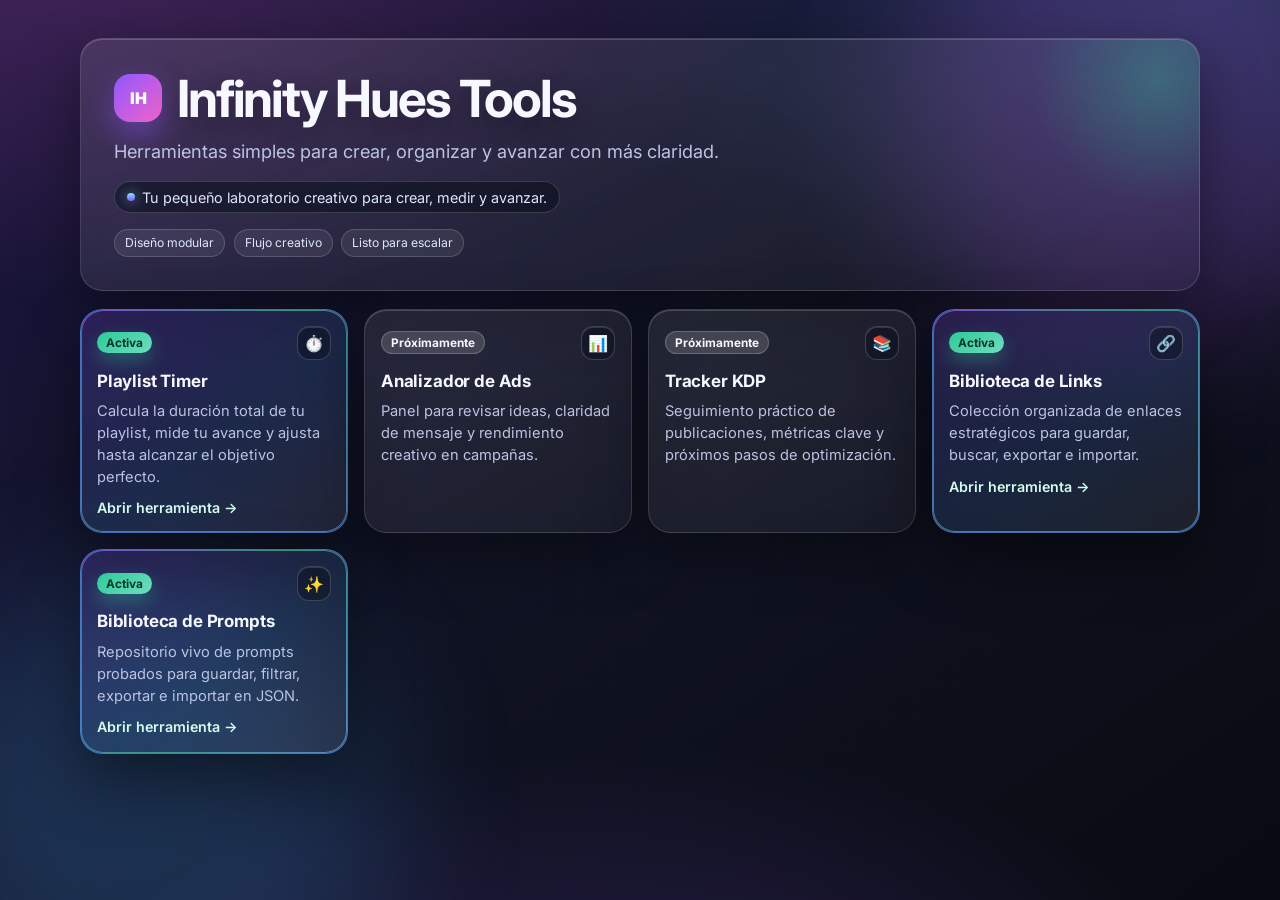
<file: index.html>
<!DOCTYPE html>
<html lang="es">
<head>
  <meta charset="UTF-8" />
  <meta name="viewport" content="width=device-width, initial-scale=1.0" />
  <title>Infinity Hues Tools</title>
  <link rel="preconnect" href="https://fonts.googleapis.com" />
  <link rel="preconnect" href="https://fonts.gstatic.com" crossorigin />
  <link href="https://fonts.googleapis.com/css2?family=Inter:wght@400;500;600;700;800;900&display=swap" rel="stylesheet" />
  <style>
    :root {
      --bg-1: #090b12;
      --bg-2: #111425;
      --bg-3: #1a1540;
      --text: #f6f7ff;
      --muted: #bcc3e3;
      --purple: #8f57ff;
      --pink: #f164ca;
      --blue: #59a6ff;
      --green: #2ed19a;
      --border: rgba(255, 255, 255, 0.14);
    }

    * { box-sizing: border-box; }

    body {
      margin: 0;
      min-height: 100vh;
      font-family: Inter, system-ui, -apple-system, BlinkMacSystemFont, "Segoe UI", sans-serif;
      color: var(--text);
      background:
        radial-gradient(80rem 40rem at 5% -8%, rgba(241, 100, 202, 0.2), transparent 58%),
        radial-gradient(70rem 36rem at 95% 0%, rgba(89, 166, 255, 0.18), transparent 56%),
        radial-gradient(65rem 36rem at 50% 120%, rgba(143, 87, 255, 0.22), transparent 58%),
        linear-gradient(145deg, var(--bg-3), var(--bg-2) 46%, var(--bg-1));
      overflow-x: hidden;
      padding: clamp(1rem, 3vw, 2.8rem);
      position: relative;
    }

    body::before {
      content: "";
      position: fixed;
      inset: 0;
      pointer-events: none;
      background-image:
        linear-gradient(rgba(255,255,255,.03) 1px, transparent 1px),
        linear-gradient(90deg, rgba(255,255,255,.03) 1px, transparent 1px);
      background-size: 34px 34px;
      mask-image: radial-gradient(circle at 50% 35%, black 32%, transparent 92%);
      opacity: .42;
    }

    .orb {
      position: fixed;
      width: min(44vw, 480px);
      height: min(44vw, 480px);
      border-radius: 50%;
      filter: blur(72px);
      z-index: 0;
      pointer-events: none;
      opacity: .2;
      animation: drift 18s ease-in-out infinite alternate;
    }

    .orb.one { background: #b95cff; top: -130px; right: -100px; }
    .orb.two { background: #4ea3ff; bottom: -160px; left: -90px; animation-delay: 2s; }

    @keyframes drift {
      from { transform: translateY(0) translateX(0) scale(1); }
      to { transform: translateY(18px) translateX(-10px) scale(1.06); }
    }

    .hub-shell {
      position: relative;
      z-index: 1;
      width: min(1120px, 100%);
      margin: 0 auto;
      display: grid;
      gap: 1.1rem;
    }

    .glass {
      border-radius: 1.4rem;
      border: 1px solid var(--border);
      background: linear-gradient(155deg, rgba(255,255,255,.1), rgba(255,255,255,.03));
      backdrop-filter: blur(12px);
      box-shadow: 0 20px 60px rgba(0,0,0,.42), inset 0 1px 0 rgba(255,255,255,.18);
    }

    .hero {
      padding: clamp(1.4rem, 2.6vw, 2.2rem);
      display: grid;
      gap: .85rem;
      position: relative;
      overflow: hidden;
    }

    .hero::after {
      content: "";
      position: absolute;
      right: -100px;
      top: -100px;
      width: 280px;
      height: 280px;
      background: radial-gradient(circle, rgba(46, 209, 154, .3), transparent 64%);
      pointer-events: none;
    }

    .brand { display: flex; align-items: center; gap: .9rem; }

    .logo {
      width: 3rem;
      height: 3rem;
      border-radius: 1rem;
      display: grid;
      place-items: center;
      font-weight: 900;
      letter-spacing: -.04em;
      color: #fff;
      background: linear-gradient(135deg, var(--purple), var(--pink));
      box-shadow: 0 12px 30px rgba(143,87,255,.46);
    }

    h1,h2,p { margin: 0; }

    h1 {
      font-size: clamp(2rem, 4.6vw, 3.2rem);
      line-height: 1;
      letter-spacing: -.04em;
      text-shadow: 0 10px 30px rgba(0,0,0,.35);
    }

    .subtitle {
      color: var(--muted);
      font-size: clamp(1rem, 1.6vw, 1.14rem);
      line-height: 1.64;
      max-width: 68ch;
    }

    .subline {
      width: fit-content;
      display: inline-flex;
      align-items: center;
      gap: .45rem;
      padding: .42rem .72rem;
      border-radius: 999px;
      border: 1px solid rgba(255,255,255,.16);
      background: rgba(10, 14, 28, .55);
      color: #dce7ff;
      font-size: .9rem;
    }

    .pulse {
      width: .52rem;
      height: .52rem;
      border-radius: 50%;
      background: linear-gradient(180deg, #78ebff, #8f57ff);
      box-shadow: 0 0 .8rem rgba(120, 235, 255, .75);
    }

    .meta-strip {
      display: flex;
      gap: .55rem;
      flex-wrap: wrap;
      margin-top: .1rem;
    }

    .meta-chip {
      padding: .35rem .62rem;
      border-radius: 999px;
      font-size: .76rem;
      border: 1px solid rgba(255,255,255,.16);
      color: #dee6ff;
      background: rgba(255,255,255,.08);
    }

    .cards {
      display: grid;
      grid-template-columns: repeat(auto-fit, minmax(220px, 1fr));
      gap: 1rem;
    }

    .tool-card {
      min-height: 205px;
      padding: 1rem;
      position: relative;
      display: grid;
      gap: .66rem;
      align-content: start;
      color: inherit;
      text-decoration: none;
      transition: transform .28s cubic-bezier(.22,1,.36,1), box-shadow .28s ease, border-color .28s ease;
    }

    .tool-card::before {
      content: "";
      position: absolute;
      inset: 0;
      border-radius: inherit;
      opacity: 0;
      pointer-events: none;
      transition: opacity .28s ease;
    }

    .tool-card:hover,
    .tool-card:focus-visible {
      transform: translateY(-5px);
      box-shadow: 0 26px 52px rgba(0,0,0,.44);
      outline: none;
    }

    .tool-card:hover::before,
    .tool-card:focus-visible::before { opacity: 1; }

    .tool-card.active {
      border-color: rgba(89,166,255,.6);
      background: linear-gradient(145deg, rgba(143,87,255,.2), rgba(89,166,255,.14) 55%, rgba(255,255,255,.08));
      box-shadow: 0 28px 62px rgba(0,0,0,.46), inset 0 0 0 1px rgba(255,255,255,.15);
    }

    .tool-card.active::before {
      background: linear-gradient(125deg, rgba(143,87,255,.65), rgba(46,209,154,.55), rgba(89,166,255,.62));
      -webkit-mask: linear-gradient(#fff 0 0) content-box, linear-gradient(#fff 0 0);
      -webkit-mask-composite: xor;
      mask-composite: exclude;
      padding: 1px;
      opacity: 1;
    }

    .tool-card.future {
      background: linear-gradient(150deg, rgba(255,255,255,.09), rgba(255,255,255,.04));
    }

    .tool-card.future::before {
      border: 1px solid transparent;
      background: linear-gradient(130deg, rgba(255,255,255,.08), rgba(143,87,255,.3), rgba(89,166,255,.28));
      -webkit-mask: linear-gradient(#fff 0 0) content-box, linear-gradient(#fff 0 0);
      -webkit-mask-composite: xor;
      mask-composite: exclude;
      padding: 1px;
    }

    .tool-top { display: flex; align-items: center; justify-content: space-between; gap: .65rem; }

    .badge {
      border-radius: 999px;
      padding: .23rem .56rem;
      font-size: .74rem;
      font-weight: 700;
    }

    .badge.active {
      color: #063927;
      background: linear-gradient(145deg, rgba(46,209,154,.96), rgba(116,237,203,.92));
      box-shadow: 0 8px 18px rgba(46,209,154,.33);
    }

    .badge.future {
      color: #f4f6ff;
      background: rgba(255,255,255,.15);
      border: 1px solid rgba(255,255,255,.2);
    }

    .tool-icon {
      width: 2.15rem;
      height: 2.15rem;
      border-radius: .75rem;
      display: grid;
      place-items: center;
      border: 1px solid rgba(255,255,255,.18);
      background: rgba(10, 14, 28, .45);
      box-shadow: inset 0 1px 0 rgba(255,255,255,.14);
      font-size: 1rem;
    }

    h2 { font-size: 1.06rem; letter-spacing: -.01em; }
    .tool-description { color: var(--muted); font-size: .915rem; line-height: 1.5; }
    .link-label { margin-top: auto; color: #d4fdf0; font-size: .89rem; font-weight: 600; }

    @media (max-width: 730px) {
      body { padding: 1rem; }
      h1 { font-size: clamp(1.84rem, 8.5vw, 2.4rem); }
      .tool-card { min-height: 190px; }
    }

    @media (prefers-reduced-motion: reduce) {
      .orb, .tool-card { animation: none; transition: none; }
    }
  </style>
</head>
<body>
  <div class="orb one" aria-hidden="true"></div>
  <div class="orb two" aria-hidden="true"></div>

  <main class="hub-shell">
    <header class="hero glass">
      <div class="brand" aria-label="Logo Infinity Hues">
        <div class="logo" role="img" aria-label="IH">IH</div>
        <h1>Infinity Hues Tools</h1>
      </div>
      <p class="subtitle">Herramientas simples para crear, organizar y avanzar con más claridad.</p>
      <p class="subline"><span class="pulse" aria-hidden="true"></span>Tu pequeño laboratorio creativo para crear, medir y avanzar.</p>
      <div class="meta-strip" aria-label="Atributos del hub">
        <span class="meta-chip">Diseño modular</span>
        <span class="meta-chip">Flujo creativo</span>
        <span class="meta-chip">Listo para escalar</span>
      </div>
    </header>

    <section class="cards" aria-label="Herramientas disponibles y próximas">
      <a class="tool-card glass active" href="./playlist-timer/">
        <div class="tool-top">
          <span class="badge active">Activa</span>
          <span class="tool-icon" aria-hidden="true">⏱️</span>
        </div>
        <h2>Playlist Timer</h2>
        <p class="tool-description">Calcula la duración total de tu playlist, mide tu avance y ajusta hasta alcanzar el objetivo perfecto.</p>
        <span class="link-label">Abrir herramienta →</span>
      </a>

      <article class="tool-card glass future" aria-disabled="true">
        <div class="tool-top">
          <span class="badge future">Próximamente</span>
          <span class="tool-icon" aria-hidden="true">📊</span>
        </div>
        <h2>Analizador de Ads</h2>
        <p class="tool-description">Panel para revisar ideas, claridad de mensaje y rendimiento creativo en campañas.</p>
      </article>

      <article class="tool-card glass future" aria-disabled="true">
        <div class="tool-top">
          <span class="badge future">Próximamente</span>
          <span class="tool-icon" aria-hidden="true">📚</span>
        </div>
        <h2>Tracker KDP</h2>
        <p class="tool-description">Seguimiento práctico de publicaciones, métricas clave y próximos pasos de optimización.</p>
      </article>

      <a class="tool-card glass active" href="./link-library/">
        <div class="tool-top">
          <span class="badge active">Activa</span>
          <span class="tool-icon" aria-hidden="true">🔗</span>
        </div>
        <h2>Biblioteca de Links</h2>
        <p class="tool-description">Colección organizada de enlaces estratégicos para guardar, buscar, exportar e importar.</p>
        <span class="link-label">Abrir herramienta →</span>
      </a>

      <a class="tool-card glass active" href="./prompt-library/">
        <div class="tool-top">
          <span class="badge active">Activa</span>
          <span class="tool-icon" aria-hidden="true">✨</span>
        </div>
        <h2>Biblioteca de Prompts</h2>
        <p class="tool-description">Repositorio vivo de prompts probados para guardar, filtrar, exportar e importar en JSON.</p>
        <span class="link-label">Abrir herramienta →</span>
      </a>
    </section>
  </main>
</body>
</html>
</file>
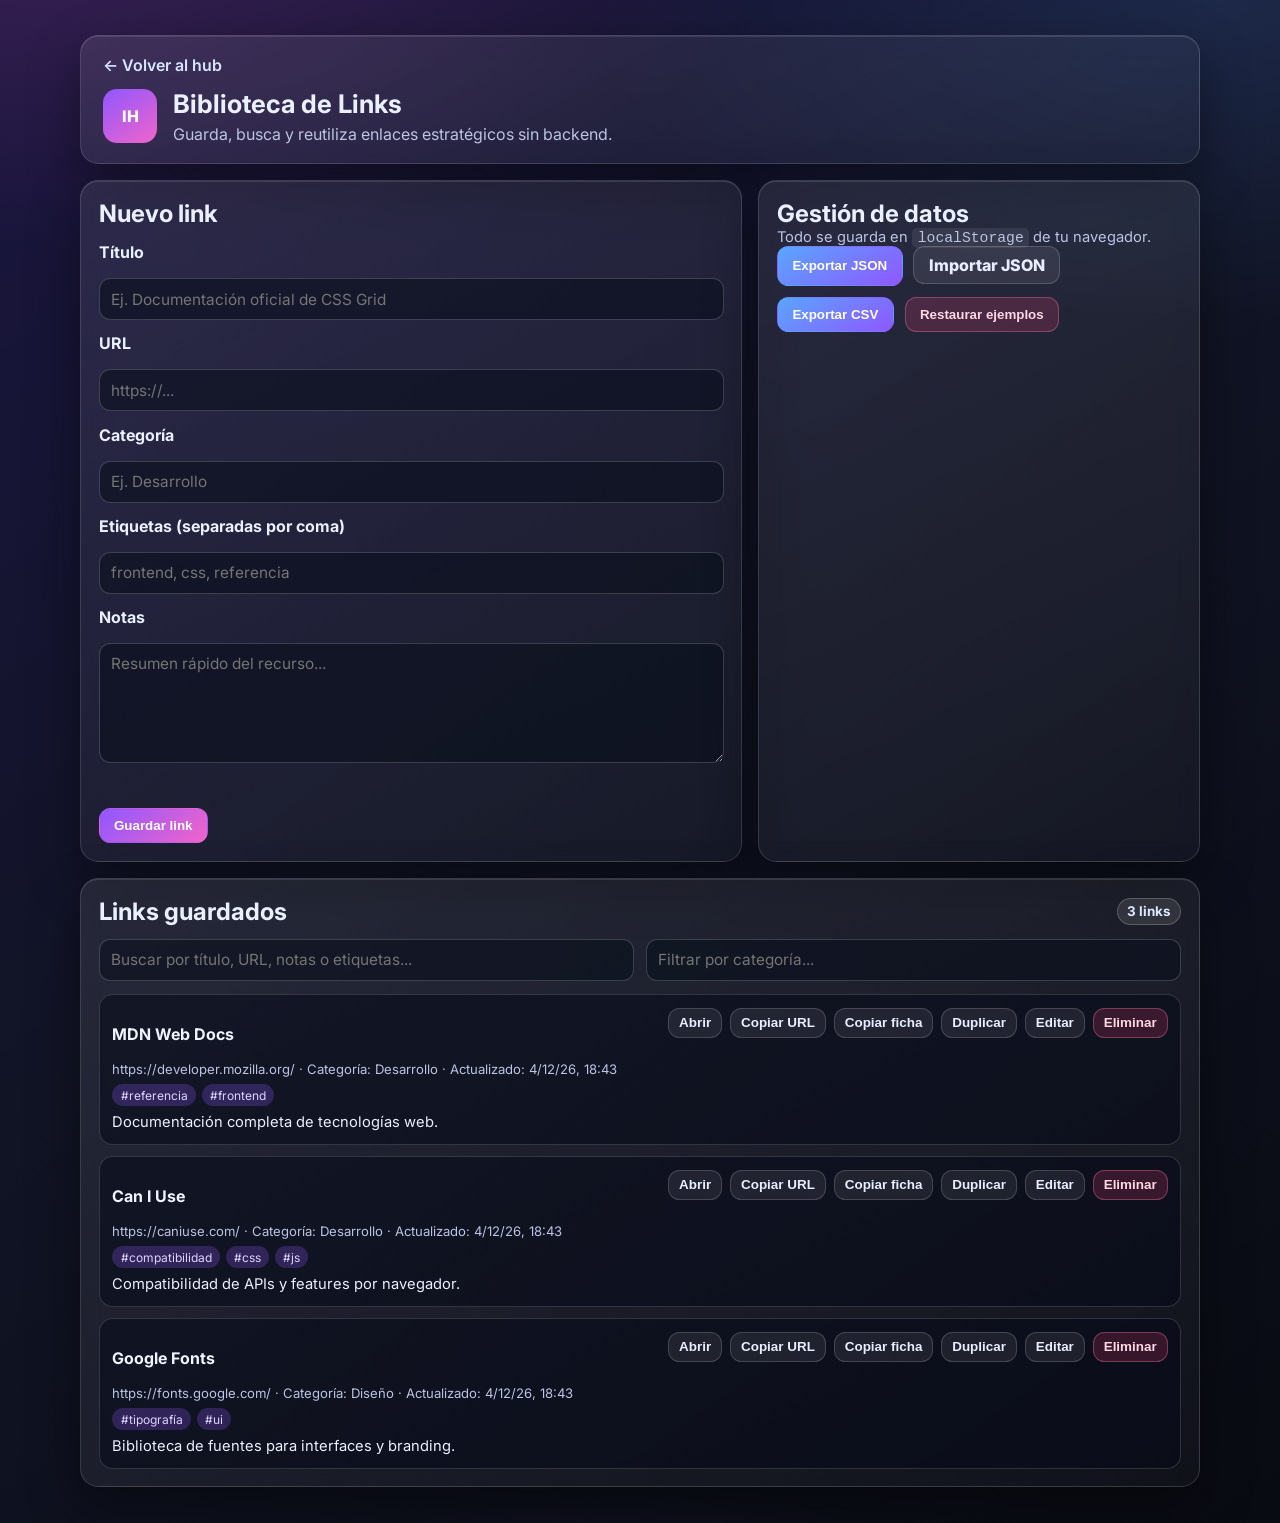
<file: link-library/index.html>
<!DOCTYPE html>
<html lang="es">
<head>
  <meta charset="UTF-8" />
  <meta name="viewport" content="width=device-width, initial-scale=1.0" />
  <title>Infinity Hues Biblioteca de Links</title>
  <link rel="preconnect" href="https://fonts.googleapis.com" />
  <link rel="preconnect" href="https://fonts.gstatic.com" crossorigin />
  <link href="https://fonts.googleapis.com/css2?family=Inter:wght@400;500;600;700;800&display=swap" rel="stylesheet" />
  <link rel="stylesheet" href="styles.css" />
</head>
<body>
  <main class="app-shell">
    <header class="card app-header">
      <a class="back-link" href="../">← Volver al hub</a>
      <div class="brand-block" aria-label="Logo Infinity Hues">
        <div class="brand-logo" role="img" aria-label="IH">IH</div>
        <div>
          <h1>Biblioteca de Links</h1>
          <p>Guarda, busca y reutiliza enlaces estratégicos sin backend.</p>
        </div>
      </div>
    </header>

    <section class="grid-top">
      <article class="card">
        <h2 id="form-title">Nuevo link</h2>
        <form id="link-form" novalidate>
          <input id="link-id" type="hidden" />

          <label for="link-title">Título</label>
          <input id="link-title" type="text" required placeholder="Ej. Documentación oficial de CSS Grid" />

          <label for="link-url">URL</label>
          <input id="link-url" type="url" required placeholder="https://..." />

          <label for="link-category">Categoría</label>
          <input id="link-category" type="text" placeholder="Ej. Desarrollo" />

          <label for="link-tags">Etiquetas (separadas por coma)</label>
          <input id="link-tags" type="text" placeholder="frontend, css, referencia" />

          <label for="link-notes">Notas</label>
          <textarea id="link-notes" rows="4" placeholder="Resumen rápido del recurso..."></textarea>

          <p id="form-message" class="form-message" role="alert" aria-live="polite"></p>

          <div class="actions-row">
            <button type="submit" class="btn primary">Guardar link</button>
            <button id="cancel-edit" type="button" class="btn ghost hidden">Cancelar edición</button>
          </div>
        </form>
      </article>

      <article class="card">
        <h2>Gestión de datos</h2>
        <p class="helper">Todo se guarda en <code>localStorage</code> de tu navegador.</p>
        <div class="tool-actions">
          <button id="export-json" type="button" class="btn secondary">Exportar JSON</button>
          <label for="import-json" class="btn ghost label-btn">Importar JSON</label>
          <input id="import-json" type="file" accept="application/json" />
          <button id="export-csv" type="button" class="btn secondary">Exportar CSV</button>
          <button id="reset-library" type="button" class="btn danger">Restaurar ejemplos</button>
        </div>
        <p id="import-message" class="helper" aria-live="polite"></p>
      </article>
    </section>

    <section class="card">
      <div class="list-header">
        <h2>Links guardados</h2>
        <span id="link-count" class="count-chip">0 links</span>
      </div>

      <div class="filters">
        <input id="search-input" type="search" placeholder="Buscar por título, URL, notas o etiquetas..." />
        <input id="category-filter" type="search" placeholder="Filtrar por categoría..." />
      </div>

      <ul id="link-list" class="link-list"></ul>
      <p id="empty-state" class="helper empty">No hay links todavía.</p>
    </section>
  </main>

  <script src="script.js"></script>
</body>
</html>
</file>
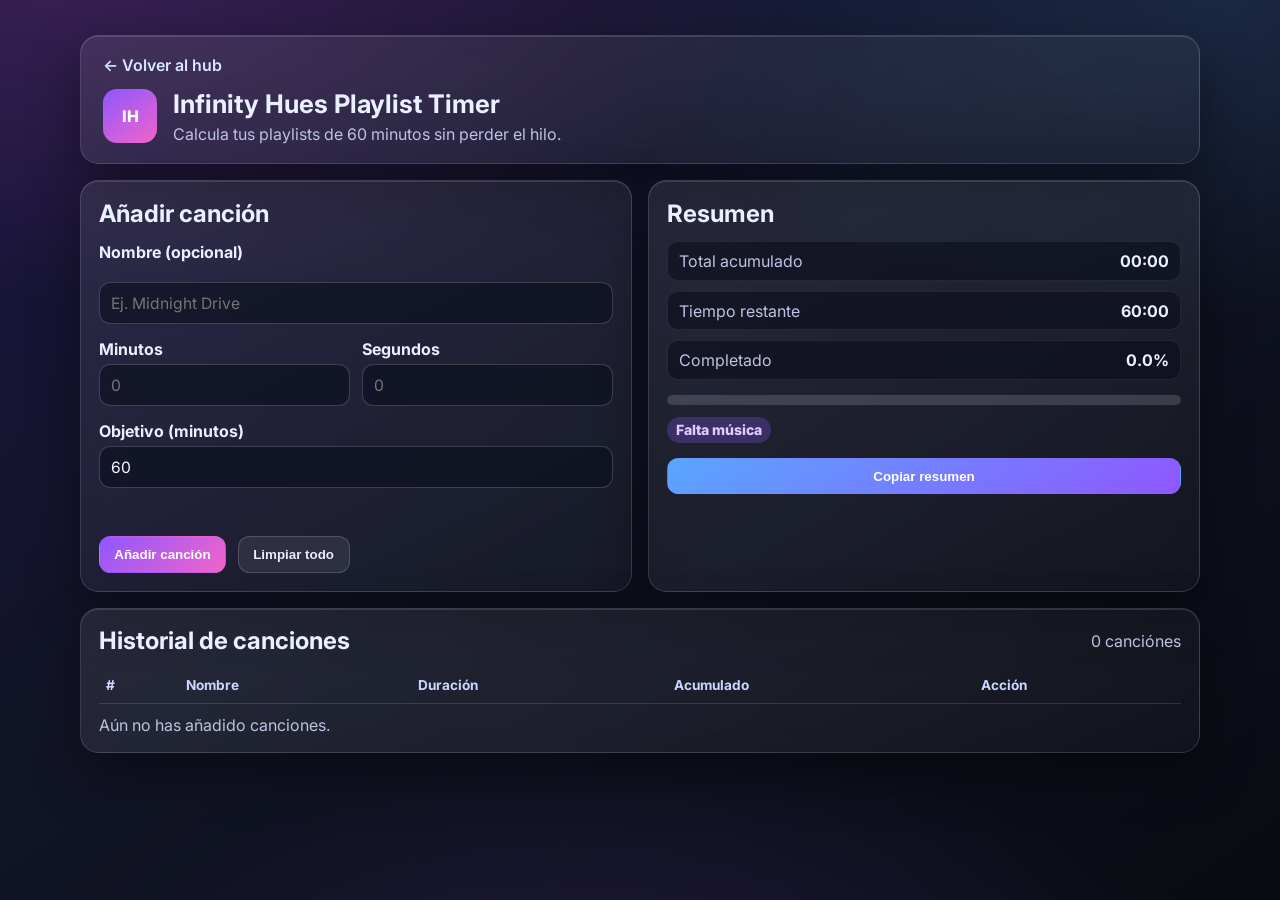
<file: playlist-timer/index.html>
<!DOCTYPE html>
<html lang="es">
<head>
  <meta charset="UTF-8" />
  <meta name="viewport" content="width=device-width, initial-scale=1.0" />
  <title>Infinity Hues Playlist Timer</title>
  <link rel="preconnect" href="https://fonts.googleapis.com" />
  <link rel="preconnect" href="https://fonts.gstatic.com" crossorigin />
  <link href="https://fonts.googleapis.com/css2?family=Inter:wght@400;500;600;700;800&display=swap" rel="stylesheet" />
  <link rel="stylesheet" href="styles.css" />
</head>
<body>
  <main class="app-shell">
    <header class="app-header card">
      <a class="back-link" href="../">← Volver al hub</a>
      <div class="brand-block" aria-label="Logo Infinity Hues">
        <div class="brand-logo" role="img" aria-label="IH">IH</div>
        <div>
          <h1>Infinity Hues Playlist Timer</h1>
          <p>Calcula tus playlists de 60 minutos sin perder el hilo.</p>
        </div>
      </div>
    </header>

    <section class="controls-grid">
      <article class="card form-card">
        <h2>Añadir canción</h2>
        <form id="song-form" novalidate>
          <label for="song-name">Nombre (opcional)</label>
          <input id="song-name" name="songName" type="text" placeholder="Ej. Midnight Drive" />

          <div class="time-inputs">
            <div>
              <label for="minutes">Minutos</label>
              <input id="minutes" name="minutes" type="number" min="0" inputmode="numeric" placeholder="0" />
            </div>
            <div>
              <label for="seconds">Segundos</label>
              <input id="seconds" name="seconds" type="number" min="0" max="59" inputmode="numeric" placeholder="0" />
            </div>
          </div>

          <div>
            <label for="target-minutes">Objetivo (minutos)</label>
            <input id="target-minutes" name="targetMinutes" type="number" min="1" step="1" value="60" inputmode="numeric" />
          </div>

          <p id="form-error" class="error-message" role="alert" aria-live="polite"></p>

          <div class="actions-row">
            <button type="submit" class="btn primary">Añadir canción</button>
            <button type="button" id="clear-all" class="btn ghost">Limpiar todo</button>
          </div>
        </form>
      </article>

      <article class="card summary-card">
        <h2>Resumen</h2>
        <div class="stat-list">
          <div class="stat-item">
            <span>Total acumulado</span>
            <strong id="total-time">00:00</strong>
          </div>
          <div class="stat-item">
            <span>Tiempo restante</span>
            <strong id="remaining-time">60:00</strong>
          </div>
          <div class="stat-item">
            <span>Completado</span>
            <strong id="progress-percent">0%</strong>
          </div>
        </div>

        <div class="progress-wrap">
          <div class="progress-track" aria-hidden="true">
            <div id="progress-bar" class="progress-fill"></div>
          </div>
          <p id="status-pill" class="status-pill under">Falta música</p>
        </div>

        <button type="button" id="copy-summary" class="btn secondary">Copiar resumen</button>
        <p id="copy-feedback" class="copy-feedback" aria-live="polite"></p>
      </article>
    </section>

    <section class="card history-card">
      <div class="history-header">
        <h2>Historial de canciones</h2>
        <span id="song-count" class="song-count">0 canciones</span>
      </div>
      <div class="table-wrapper">
        <table>
          <thead>
            <tr>
              <th>#</th>
              <th>Nombre</th>
              <th>Duración</th>
              <th>Acumulado</th>
              <th>Acción</th>
            </tr>
          </thead>
          <tbody id="history-body"></tbody>
        </table>
      </div>
      <p id="empty-state" class="empty-state">Aún no has añadido canciones.</p>
    </section>
  </main>

  <script src="script.js"></script>
</body>
</html>
</file>
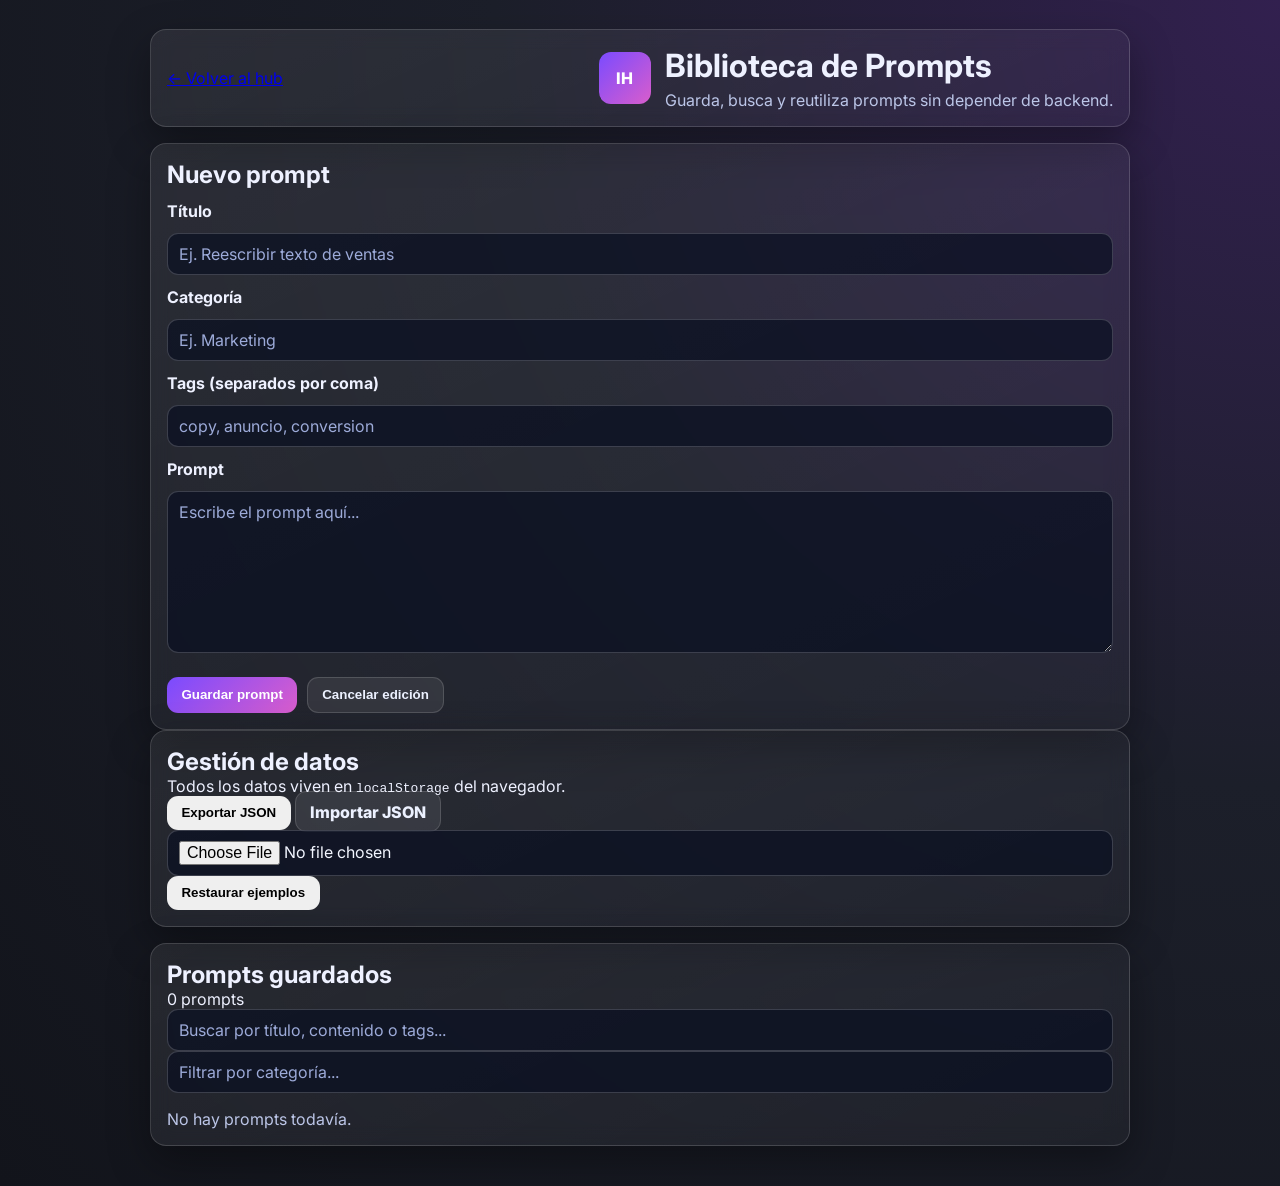
<file: prompt-library/index.html>
<!DOCTYPE html>
<html lang="es">
<head>
  <meta charset="UTF-8" />
  <meta name="viewport" content="width=device-width, initial-scale=1.0" />
  <title>Infinity Hues Biblioteca de Prompts</title>
  <link rel="preconnect" href="https://fonts.googleapis.com" />
  <link rel="preconnect" href="https://fonts.gstatic.com" crossorigin />
  <link href="https://fonts.googleapis.com/css2?family=Inter:wght@400;500;600;700;800&display=swap" rel="stylesheet" />
  <link rel="stylesheet" href="styles.css" />
</head>
<body>
  <main class="app-shell">
    <header class="card app-header">
      <a class="back-link" href="../">← Volver al hub</a>
      <div class="brand-block" aria-label="Logo Infinity Hues">
        <div class="brand-logo" role="img" aria-label="IH">IH</div>
        <div>
          <h1>Biblioteca de Prompts</h1>
          <p>Guarda, busca y reutiliza prompts sin depender de backend.</p>
        </div>
      </div>
    </header>

    <section class="grid-top">
      <article class="card">
        <h2 id="form-title">Nuevo prompt</h2>
        <form id="prompt-form" novalidate>
          <input id="prompt-id" type="hidden" />

          <label for="prompt-title">Título</label>
          <input id="prompt-title" name="title" type="text" placeholder="Ej. Reescribir texto de ventas" required />

          <label for="prompt-category">Categoría</label>
          <input id="prompt-category" name="category" type="text" placeholder="Ej. Marketing" />

          <label for="prompt-tags">Tags (separados por coma)</label>
          <input id="prompt-tags" name="tags" type="text" placeholder="copy, anuncio, conversion" />

          <label for="prompt-content">Prompt</label>
          <textarea id="prompt-content" name="content" rows="7" placeholder="Escribe el prompt aquí..." required></textarea>

          <p id="form-message" class="form-message" role="alert" aria-live="polite"></p>

          <div class="actions-row">
            <button type="submit" class="btn primary">Guardar prompt</button>
            <button type="button" id="cancel-edit" class="btn ghost hidden">Cancelar edición</button>
          </div>
        </form>
      </article>

      <article class="card">
        <h2>Gestión de datos</h2>
        <p class="helper">Todos los datos viven en <code>localStorage</code> del navegador.</p>
        <div class="tool-actions">
          <button id="export-json" type="button" class="btn secondary">Exportar JSON</button>
          <label for="import-json" class="btn ghost label-btn">Importar JSON</label>
          <input id="import-json" type="file" accept="application/json" />
          <button id="reset-library" type="button" class="btn danger">Restaurar ejemplos</button>
        </div>
        <p id="import-message" class="helper" aria-live="polite"></p>
      </article>
    </section>

    <section class="card">
      <div class="list-header">
        <h2>Prompts guardados</h2>
        <span id="prompt-count" class="count-chip">0 prompts</span>
      </div>

      <div class="filters">
        <input id="search-input" type="search" placeholder="Buscar por título, contenido o tags..." />
        <input id="category-filter" type="search" placeholder="Filtrar por categoría..." />
      </div>

      <ul id="prompt-list" class="prompt-list"></ul>
      <p id="empty-state" class="helper empty">No hay prompts todavía.</p>
    </section>
  </main>

  <script src="script.js"></script>
</body>
</html>
</file>
<file: link-library/styles.css>
:root {
  --bg-1: #090b12;
  --bg-2: #111425;
  --bg-3: #1a1540;
  --text: #f6f7ff;
  --muted: #bcc3e3;
  --card-text: #eaf0ff;
  --purple: #8f57ff;
  --pink: #f164ca;
  --blue: #59a6ff;
  --green: #2ed19a;
  --red: #ff6f9c;
  --border: rgba(255, 255, 255, 0.14);
}

* { box-sizing: border-box; }

body {
  margin: 0;
  min-height: 100vh;
  font-family: Inter, system-ui, -apple-system, BlinkMacSystemFont, "Segoe UI", sans-serif;
  color: var(--text);
  background:
    radial-gradient(80rem 40rem at 5% -8%, rgba(241, 100, 202, 0.16), transparent 58%),
    radial-gradient(70rem 36rem at 95% 0%, rgba(89, 166, 255, 0.14), transparent 56%),
    radial-gradient(65rem 36rem at 50% 120%, rgba(143, 87, 255, 0.18), transparent 58%),
    linear-gradient(145deg, var(--bg-3), var(--bg-2) 46%, var(--bg-1));
  padding: clamp(1rem, 3vw, 2.2rem);
}

.app-shell {
  width: min(1120px, 100%);
  margin: 0 auto;
  display: grid;
  gap: 1rem;
}

.card {
  color: var(--card-text);
  border-radius: 1.15rem;
  padding: 1.1rem;
  border: 1px solid var(--border);
  background: linear-gradient(155deg, rgba(255,255,255,.09), rgba(255,255,255,.03));
  backdrop-filter: blur(12px);
  box-shadow: 0 20px 52px rgba(0, 0, 0, .4), inset 0 1px 0 rgba(255,255,255,.12);
}

.app-header { padding: 1.2rem 1.4rem; }
.back-link {
  display: inline-flex;
  margin-bottom: .8rem;
  color: #d7e6ff;
  text-decoration: none;
  font-weight: 600;
}
.back-link:hover { color: #ffffff; }

.brand-block { display: flex; align-items: center; gap: 1rem; }
.brand-logo {
  width: 54px;
  height: 54px;
  border-radius: 14px;
  display: grid;
  place-items: center;
  font-weight: 800;
  color: white;
  background: linear-gradient(145deg, var(--purple), var(--pink));
}

h1, h2, p { margin: 0; }
h1 { font-size: clamp(1.2rem, 2.4vw, 1.6rem); }
.app-header p { color: var(--muted); margin-top: .3rem; }

.grid-top {
  display: grid;
  grid-template-columns: 1.2fr .8fr;
  gap: 1rem;
}

form {
  margin-top: .9rem;
  display: grid;
  gap: .82rem;
}

label {
  display: block;
  font-weight: 700;
  margin-bottom: .18rem;
}

input,
textarea {
  width: 100%;
  border: 1px solid rgba(255,255,255,.18);
  border-radius: .7rem;
  padding: .66rem .72rem;
  font-size: .96rem;
  font-family: inherit;
  color: var(--text);
  background: rgba(10, 14, 28, .58);
}

textarea { resize: vertical; min-height: 120px; }

input:focus,
textarea:focus {
  outline: 2px solid rgba(143, 87, 255, .75);
  outline-offset: 1px;
}

.btn {
  border: 1px solid transparent;
  border-radius: .72rem;
  padding: .62rem .9rem;
  font-weight: 800;
  cursor: pointer;
  text-decoration: none;
  display: inline-flex;
  justify-content: center;
  align-items: center;
  line-height: 1;
}

.btn.primary { color: white; background: linear-gradient(135deg, var(--purple), var(--pink)); }
.btn.secondary { color: white; background: linear-gradient(145deg, var(--blue), var(--purple)); }
.btn.ghost { color: #e8edff; background: rgba(255,255,255,.08); border-color: rgba(255,255,255,.16); }
.btn.danger { color: #ffd8e4; background: rgba(255, 61, 123, .18); border-color: rgba(255,120,162,.36); }

.hidden { display: none; }

.actions-row,
.tool-actions {
  display: flex;
  gap: .68rem;
  flex-wrap: wrap;
}

.helper {
  color: var(--muted);
  font-size: .92rem;
}

code {
  background: rgba(255,255,255,.08);
  padding: .12rem .36rem;
  border-radius: .3rem;
}

.form-message {
  min-height: 1.2em;
  font-weight: 600;
  color: var(--muted);
}

.form-message.error { color: var(--red); }
.form-message.success { color: var(--green); }

#import-json { display: none; }
.label-btn { user-select: none; }

.list-header {
  display: flex;
  align-items: center;
  justify-content: space-between;
  gap: .8rem;
}

.count-chip {
  border-radius: 999px;
  background: rgba(255,255,255,.1);
  color: #dbe8ff;
  font-size: .84rem;
  padding: .28rem .58rem;
  font-weight: 700;
  border: 1px solid rgba(255,255,255,.2);
}

.filters {
  margin-top: .82rem;
  display: grid;
  grid-template-columns: 1fr 1fr;
  gap: .7rem;
}

.link-list {
  list-style: none;
  margin: .85rem 0 0;
  padding: 0;
  display: grid;
  gap: .72rem;
}

.link-item {
  border: 1px solid rgba(255,255,255,.15);
  border-radius: .85rem;
  padding: .8rem;
  background: rgba(7, 10, 24, .55);
  display: grid;
  gap: .46rem;
}

.link-top {
  display: flex;
  justify-content: space-between;
  align-items: start;
  gap: .7rem;
}

.link-title {
  font-size: 1rem;
  line-height: 1.3;
}

.link-title a {
  color: #f0f4ff;
  text-decoration: none;
}

.link-title a:hover {
  color: #b8ddff;
  text-decoration: underline;
}

.link-meta {
  color: var(--muted);
  font-size: .82rem;
}

.link-tags {
  display: flex;
  flex-wrap: wrap;
  gap: .35rem;
}

.tag {
  border-radius: 999px;
  font-size: .75rem;
  padding: .2rem .52rem;
  background: rgba(143,87,255,.25);
  color: #dfd3ff;
}

.link-notes {
  white-space: pre-wrap;
  color: var(--card-text);
  margin: 0;
  font-size: .92rem;
}

.link-actions {
  display: flex;
  gap: .5rem;
  flex-wrap: wrap;
}

.link-actions .btn {
  padding: .45rem .62rem;
  font-size: .84rem;
}

.empty { margin-top: .8rem; }

@media (max-width: 960px) {
  .grid-top { grid-template-columns: 1fr; }
  .filters { grid-template-columns: 1fr; }
}
</file>
<file: playlist-timer/styles.css>
:root {
  --bg-1: #090b12;
  --bg-2: #111425;
  --bg-3: #1a1540;
  --text: #f6f7ff;
  --muted: #bcc3e3;
  --card-text: #eaf0ff;
  --purple: #8f57ff;
  --pink: #f164ca;
  --blue: #59a6ff;
  --green: #2ed19a;
  --red: #ff6f9c;
  --border: rgba(255, 255, 255, 0.14);
}

* { box-sizing: border-box; }

body {
  margin: 0;
  min-height: 100vh;
  font-family: Inter, system-ui, -apple-system, BlinkMacSystemFont, "Segoe UI", sans-serif;
  color: var(--text);
  background:
    radial-gradient(80rem 40rem at 5% -8%, rgba(241, 100, 202, 0.16), transparent 58%),
    radial-gradient(70rem 36rem at 95% 0%, rgba(89, 166, 255, 0.14), transparent 56%),
    radial-gradient(65rem 36rem at 50% 120%, rgba(143, 87, 255, 0.18), transparent 58%),
    linear-gradient(145deg, var(--bg-3), var(--bg-2) 46%, var(--bg-1));
  padding: clamp(1rem, 3vw, 2.2rem);
}

.app-shell {
  width: min(1120px, 100%);
  margin: 0 auto;
  display: grid;
  gap: 1rem;
}

.card {
  color: var(--card-text);
  border-radius: 1.15rem;
  padding: 1.1rem;
  border: 1px solid var(--border);
  background: linear-gradient(155deg, rgba(255,255,255,.09), rgba(255,255,255,.03));
  backdrop-filter: blur(12px);
  box-shadow: 0 20px 52px rgba(0, 0, 0, .4), inset 0 1px 0 rgba(255,255,255,.12);
}

.app-header { padding: 1.2rem 1.4rem; }
.back-link {
  display: inline-flex;
  margin-bottom: .8rem;
  color: #d7e6ff;
  text-decoration: none;
  font-weight: 600;
}
.back-link:hover { color: #ffffff; }

.brand-block { display: flex; align-items: center; gap: 1rem; }
.brand-logo {
  width: 54px;
  height: 54px;
  border-radius: 14px;
  display: grid;
  place-items: center;
  font-weight: 800;
  color: white;
  background: linear-gradient(145deg, var(--purple), var(--pink));
}

h1, h2, p { margin: 0; }
h1 { font-size: clamp(1.2rem, 2.4vw, 1.6rem); }
.app-header p { color: var(--muted); margin-top: .3rem; }

.controls-grid {
  display: grid;
  grid-template-columns: 1fr 1fr;
  gap: 1rem;
}

form { margin-top: .9rem; display: grid; gap: .9rem; }
label { display: block; font-weight: 700; margin-bottom: .35rem; }
input {
  width: 100%;
  border: 1px solid rgba(255,255,255,.18);
  border-radius: .7rem;
  padding: .66rem .72rem;
  font-size: .98rem;
  font-family: inherit;
  color: var(--text);
  background: rgba(10, 14, 28, .58);
}
input:focus { outline: 2px solid rgba(143, 87, 255, .75); outline-offset: 1px; }

.time-inputs { display: grid; grid-template-columns: 1fr 1fr; gap: .7rem; }
.actions-row { display: flex; gap: .7rem; flex-wrap: wrap; }

.btn {
  border: 1px solid transparent;
  border-radius: .72rem;
  padding: .62rem .92rem;
  font-weight: 800;
  cursor: pointer;
  color: var(--text);
}
.btn.primary { color: white; background: linear-gradient(135deg, var(--purple), var(--pink)); }
.btn.secondary { color: white; width: 100%; margin-top: .9rem; background: linear-gradient(145deg, var(--blue), var(--purple)); }
.btn.ghost { color: #e8edff; background: rgba(255,255,255,.08); border-color: rgba(255,255,255,.16); }
.delete-btn { color: #ffd8e4; background: rgba(255, 61, 123, .18); border-color: rgba(255,120,162,.36); }

.stat-list { margin-top: .85rem; display: grid; gap: .62rem; }
.stat-item {
  display: flex;
  justify-content: space-between;
  align-items: center;
  background: rgba(8, 11, 24, .52);
  border-radius: .65rem;
  padding: .55rem .7rem;
  border: 1px solid rgba(255,255,255,.08);
}
.stat-item span { color: var(--muted); }

.progress-wrap { margin-top: .95rem; }
.progress-track { height: 10px; border-radius: 999px; background: rgba(255,255,255,.15); overflow: hidden; }
.progress-fill { height: 100%; width: 0; background: linear-gradient(90deg, var(--purple), var(--blue)); }
.status-pill { margin-top: .72rem; display: inline-block; padding: .3rem .58rem; border-radius: 999px; font-weight: 800; font-size: .88rem; }
.status-pill.under { color: #dbceff; background: rgba(143,87,255,.26); }
.status-pill.exact { color: #bbf8de; background: rgba(46,209,154,.23); }
.status-pill.over { color: #ffd0dc; background: rgba(255, 61, 123, .22); }

.history-header { display: flex; justify-content: space-between; align-items: center; }
.song-count, .empty-state, .error-message, .copy-feedback { color: var(--muted); }
.table-wrapper { margin-top: .8rem; overflow-x: auto; }
table { width: 100%; border-collapse: collapse; min-width: 620px; }
th, td { text-align: left; padding: .58rem .45rem; border-bottom: 1px solid rgba(255,255,255,.12); }
th { color: #cad8ff; font-size: .85rem; }
td { color: var(--card-text); font-size: .93rem; }
.error-message { color: var(--red); min-height: 1.2em; }
.copy-feedback { min-height: 1.2em; font-size: .9rem; margin-top: .7rem; }
.empty-state { margin-top: .7rem; }

@media (max-width: 900px) {
  .controls-grid { grid-template-columns: 1fr; }
}
</file>
<file: prompt-library/styles.css>
:root {
  --bg: #11131b;
  --card: linear-gradient(155deg, rgba(255,255,255,.08), rgba(255,255,255,.03));
  --text: #eef1ff;
  --muted: #bcc6e8;
  --purple: #7a4bff;
  --pink: #d95dcc;
  --border: rgba(255,255,255,.15);
}
* { box-sizing: border-box; }
body {
  margin: 0;
  min-height: 100vh;
  font-family: Inter, system-ui, -apple-system, BlinkMacSystemFont, "Segoe UI", sans-serif;
  color: #edf1ff;
  background: radial-gradient(circle at top right, #32204f 0%, #1c1f2a 45%, #12141b 100%);
}
.app-shell { width: min(980px, 92vw); margin: 1.8rem auto 2.5rem; display: grid; gap: 1rem; }
.card { background: var(--card); color: var(--text); border-radius: 1rem; padding: 1rem; border: 1px solid var(--border); backdrop-filter: blur(10px); box-shadow: 0 16px 40px rgba(0,0,0,.34); }
.app-header { display: flex; justify-content: space-between; align-items: center; gap: 1rem; }
.brand-block { display: flex; align-items: center; gap: .9rem; }
.brand-logo { width: 52px; height: 52px; border-radius: 12px; display: grid; place-items: center; font-weight: 800; color: white; background: linear-gradient(135deg, var(--purple), var(--pink)); }
h1,h2,p { margin: 0; }
.app-header p { color: var(--muted); margin-top: .3rem; }
.hub-link { color: #cdddff; font-weight: 700; text-decoration: none; }
form { margin-top: .8rem; display: grid; gap: .75rem; }
label { font-weight: 700; }
input, textarea { width: 100%; color: #f2f5ff; background: rgba(10, 16, 34, .72); border: 1px solid rgba(255,255,255,.18); border-radius: .7rem; padding: .62rem .68rem; font: inherit; }
input::placeholder, textarea::placeholder { color: #9dabd9; }
.actions-row { display: flex; gap: .6rem; flex-wrap: wrap; }
.btn { border: 0; border-radius: .7rem; padding: .6rem .9rem; font-weight: 800; cursor: pointer; }
.btn.primary { color: #fff; background: linear-gradient(135deg, var(--purple), var(--pink)); }
.btn.ghost { color: #ecf1ff; background: rgba(255,255,255,.08); border: 1px solid rgba(255,255,255,.15); }
.feedback { min-height: 1.2em; color: var(--muted); }
.list { margin-top: .8rem; display: grid; gap: .6rem; }
.item { border: 1px solid rgba(255,255,255,.14); border-radius: .8rem; padding: .75rem; background: rgba(10, 15, 32, .6); }
.item-top { display: flex; justify-content: space-between; gap: .8rem; align-items: start; }
.item h3 { margin: 0; }
.meta { color: var(--muted); font-size: .85rem; margin: .25rem 0 .4rem; }
pre { margin: 0; white-space: pre-wrap; font-family: inherit; }
.item button { border: 0; border-radius: .5rem; padding: .35rem .5rem; font-weight: 700; cursor: pointer; background: rgba(255,255,255,.1); color: #e8efff; }
.empty { margin-top: .8rem; color: var(--muted); }
@media (max-width: 700px) { .app-header { flex-direction: column; align-items: flex-start; } }
</file>
